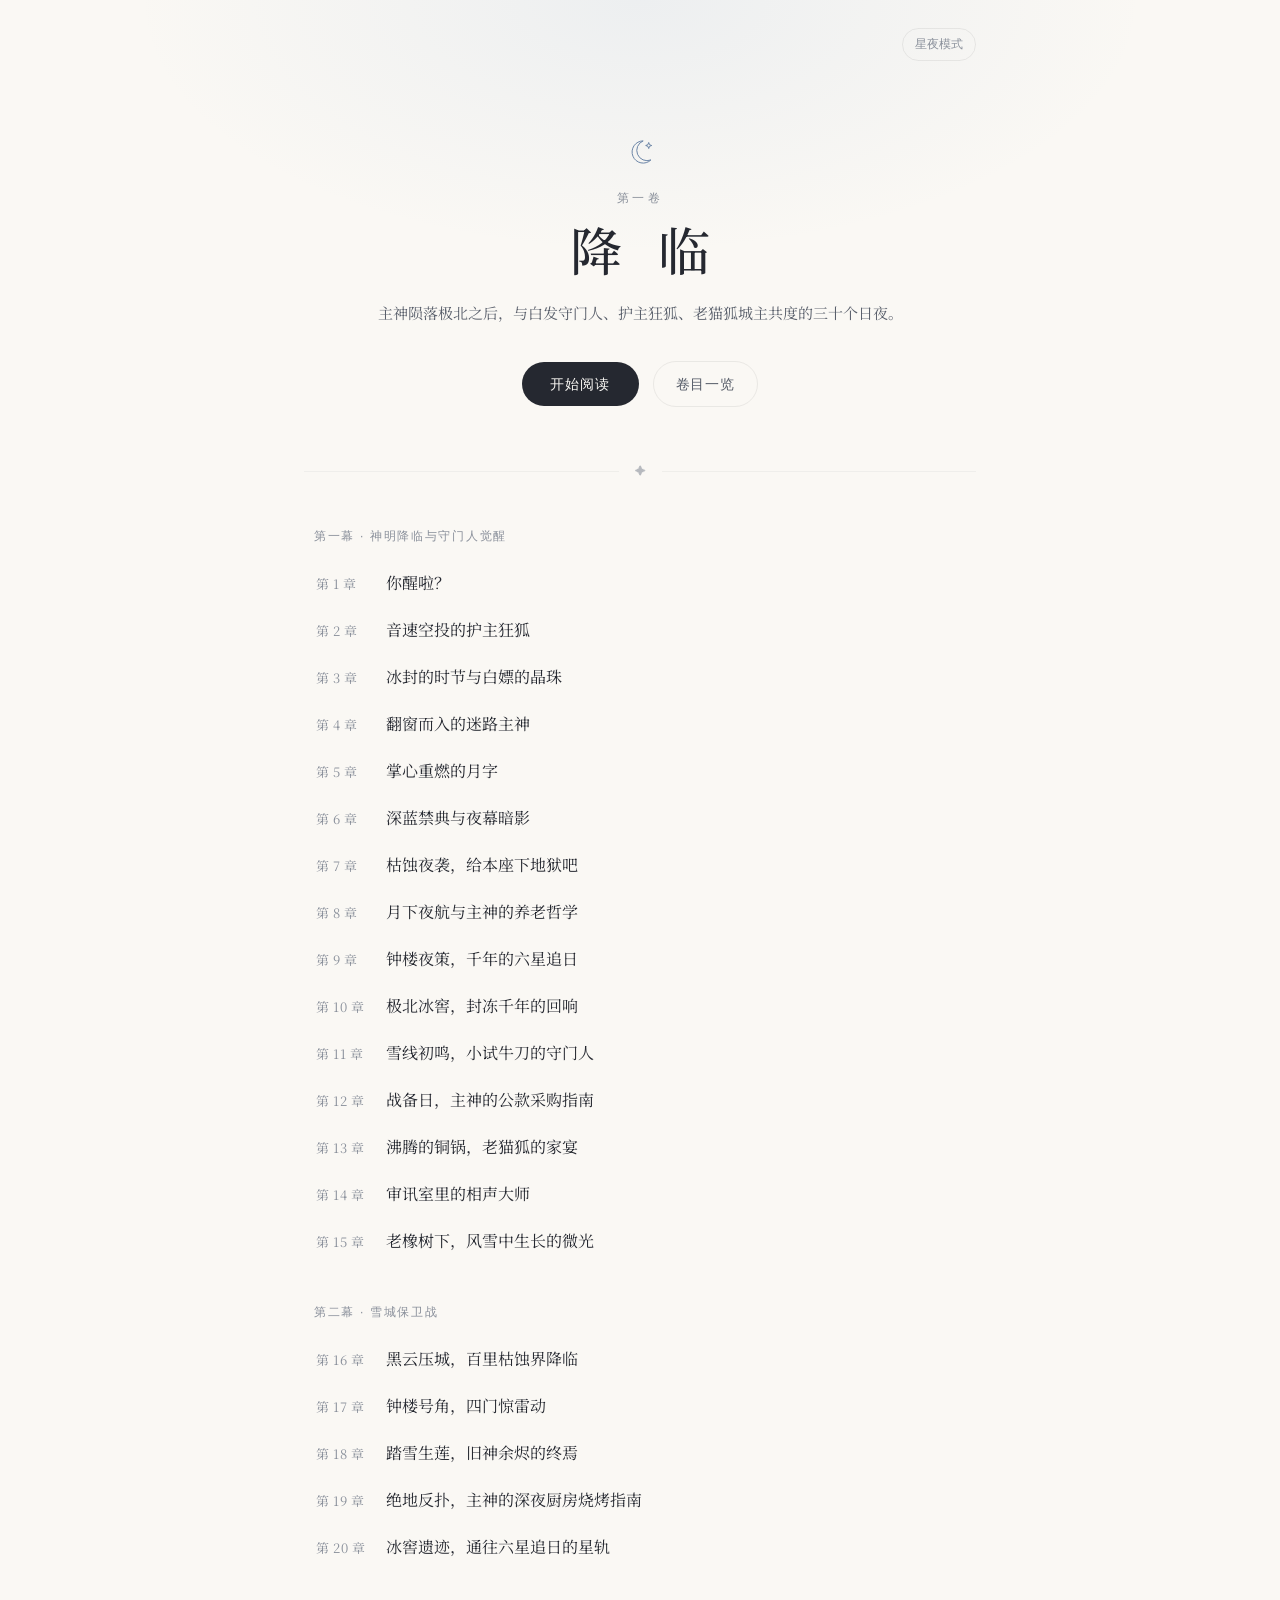
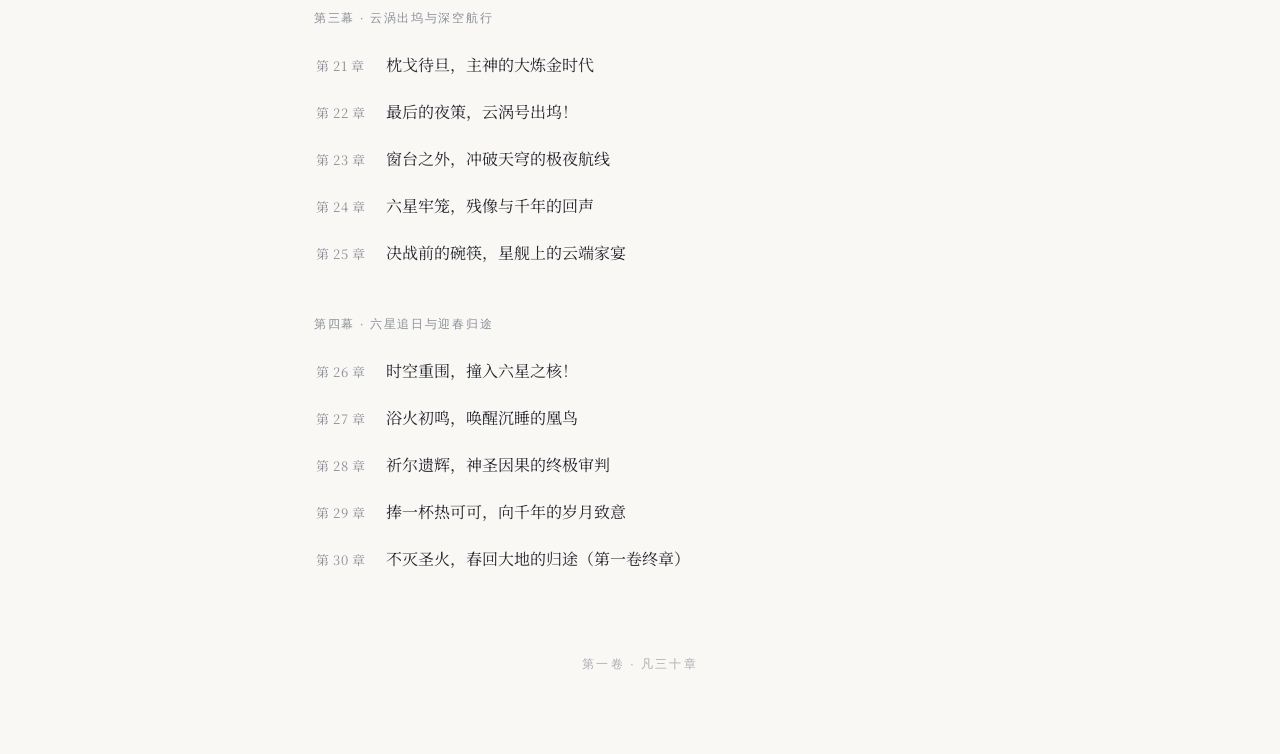
<file: index.html>
<!DOCTYPE html>
<html lang="zh-CN" data-theme="ivory">
<head>
  <meta charset="UTF-8">
  <meta name="viewport" content="width=device-width, initial-scale=1.0">
  <meta name="description" content="《降临》第一卷正文阅读站 —— 主神陨落极北之后，与白发守门人、护主狂狐、老猫狐城主共度的三十个日夜。">
  <title>降临 · 第一卷</title>
  <link rel="icon" type="image/svg+xml" href="/favicon.svg">
  <link rel="preconnect" href="https://fonts.loli.net" crossorigin>
  <link rel="stylesheet" href="https://fonts.loli.net/css2?family=Noto+Serif+SC:wght@400;500;600&display=swap" media="print" onload="this.media='all'">
  <link rel="stylesheet" href="/styles.css">
  <script>
    (function () {
      try {
        var saved = JSON.parse(localStorage.getItem('novel_prefs_v1') || '{}');
        if (saved.theme) document.documentElement.setAttribute('data-theme', saved.theme);
      } catch (e) {}
    })();
  </script>
</head>
<body>
  <div id="reading-progress" aria-hidden="true"></div>

  <!-- Minimal Translucent Top Bar (Shown in Reader View, auto-hides while reading) -->
  <header id="topbar" class="topbar" aria-label="阅读导航">
    <div class="topbar-inner">
      <div class="topbar-left">
        <a href="/" id="nav-home" class="brand-link" title="返回封面与目录">
          <svg class="brand-icon" viewBox="0 0 24 24" fill="none" stroke="currentColor" stroke-width="1.5" aria-hidden="true">
            <path d="M15.5 4.5a7.5 7.5 0 1 0 4 13.8 6.5 6.5 0 0 1-4-13.8z"/>
            <path d="M18 6l.7 1.8L20.5 8.5l-1.8.7L18 11l-.7-1.8-1.8-.7 1.8-.7L18 6z"/>
          </svg>
          <span class="brand-name">降临</span>
        </a>
        <span class="topbar-divider" aria-hidden="true">/</span>
        <span id="topbar-chapter-title" class="topbar-chapter-title"></span>
      </div>
      <div class="topbar-actions">
        <button type="button" id="btn-toc" class="icon-btn" aria-label="打开目录" title="目录">
          <svg viewBox="0 0 24 24" fill="none" stroke="currentColor" stroke-width="1.6" aria-hidden="true">
            <path d="M4 6h16M4 12h16M4 18h10"/>
          </svg>
          <span class="btn-label">目录</span>
        </button>
        <button type="button" id="btn-appearance" class="icon-btn" aria-label="阅读设置" aria-expanded="false" title="排版与主题">
          <span class="aa-glyph">Aa</span>
        </button>
        <button type="button" id="btn-theme-toggle" class="icon-btn" aria-label="切换日夜模式" title="日夜切换">
          <svg class="icon-moon" viewBox="0 0 24 24" fill="none" stroke="currentColor" stroke-width="1.6" aria-hidden="true">
            <path d="M20 14.5A8.5 8.5 0 1 1 9.5 4 7 7 0 0 0 20 14.5z"/>
          </svg>
          <svg class="icon-sun" viewBox="0 0 24 24" fill="none" stroke="currentColor" stroke-width="1.6" aria-hidden="true">
            <circle cx="12" cy="12" r="4"/>
            <path d="M12 2v2M12 20v2M4.93 4.93l1.41 1.41M17.66 17.66l1.41 1.41M2 12h2M20 12h2M4.93 19.07l1.41-1.41M17.66 6.34l1.41-1.41"/>
          </svg>
        </button>
      </div>
    </div>
  </header>

  <!-- Compact Appearance Popover -->
  <div id="appearance-popover" class="popover" role="dialog" aria-label="阅读外观设置" hidden>
    <div class="popover-row">
      <span class="popover-label">纸色</span>
      <div class="theme-pills">
        <button type="button" class="theme-chip" data-theme-choice="ivory">晨曦</button>
        <button type="button" class="theme-chip" data-theme-choice="cocoa">暖茶</button>
        <button type="button" class="theme-chip" data-theme-choice="night">星夜</button>
      </div>
    </div>
    <div class="popover-row">
      <span class="popover-label">字号</span>
      <div class="stepper">
        <button type="button" id="font-dec" aria-label="减小字号">A-</button>
        <span id="font-size-val">18</span>
        <button type="button" id="font-inc" aria-label="增大字号">A+</button>
      </div>
    </div>
    <div class="popover-row">
      <span class="popover-label">字体</span>
      <div class="seg-group">
        <button type="button" class="seg-btn" data-font-choice="serif">宋体</button>
        <button type="button" class="seg-btn" data-font-choice="sans">黑体</button>
      </div>
    </div>
    <div class="popover-row">
      <span class="popover-label">首行缩进</span>
      <button type="button" id="btn-indent" class="toggle-pill" aria-pressed="false">关闭</button>
    </div>
  </div>

  <!-- Home / Cover & Index View -->
  <main id="home-view" class="home-view" hidden>
    <div class="home-ambient" aria-hidden="true"></div>
    <div class="home-shell">
      <div class="home-top-controls">
        <button type="button" id="home-theme-btn" class="quiet-control" aria-label="切换主题">
          <span id="home-theme-text">星夜模式</span>
        </button>
      </div>

      <section class="hero" aria-labelledby="book-title">
        <div class="hero-emblem" aria-hidden="true">
          <svg viewBox="0 0 48 48" fill="none" stroke="currentColor" stroke-width="1.2">
            <path d="M28 10a14 14 0 1 0 9.8 24 11.5 11.5 0 0 1-9.8-24z"/>
            <path d="M35 12l1 2.8 2.8 1-2.8 1-1 2.8-1-2.8-2.8-1 2.8-1 1-2.8z"/>
          </svg>
        </div>
        <p class="hero-volume">第一卷</p>
        <h1 id="book-title" class="hero-title">降 临</h1>
        <p id="book-epigraph" class="hero-epigraph">主神陨落极北之后，与白发守门人、护主狂狐、老猫狐城主共度的三十个日夜。</p>
        <div class="hero-actions">
          <a href="?c=1" id="hero-primary-cta" class="primary-cta">开始阅读</a>
          <a href="#index-section" class="secondary-cta">卷目一览</a>
        </div>
      </section>

      <div class="hairline-rule" aria-hidden="true"><span>✦</span></div>

      <section id="index-section" class="toc-section" aria-label="章节目录">
        <div id="home-toc-container" class="home-toc-container"></div>
      </section>

      <footer class="site-footer">
        <span>第一卷 · 凡三十章</span>
      </footer>
    </div>
  </main>

  <!-- Reader View -->
  <main id="reader-view" class="reader-view" hidden>
    <article class="article-container" id="article-container">
      <header class="chapter-header">
        <p id="chapter-kicker" class="chapter-kicker"></p>
        <h1 id="chapter-heading" class="chapter-heading"></h1>
        <div class="chapter-divider" aria-hidden="true"></div>
      </header>

      <div id="chapter-body" class="chapter-body"></div>

      <nav class="chapter-footer-nav" aria-label="章节翻页">
        <div class="scene-break footer-ornament" aria-hidden="true"><span>✦</span></div>
        <div id="footer-next-card" class="footer-next-wrap"></div>
        <div class="footer-links">
          <a href="#" id="footer-prev" class="footer-link">上一章</a>
          <a href="/" id="footer-toc" class="footer-link">返回目录</a>
          <a href="#" id="footer-next" class="footer-link">下一章</a>
        </div>
      </nav>
    </article>
  </main>

  <!-- Slide-over TOC Drawer -->
  <div id="drawer-backdrop" class="drawer-backdrop" hidden></div>
  <aside id="toc-drawer" class="toc-drawer" aria-label="全卷目录" hidden>
    <div class="drawer-header">
      <div>
        <span class="drawer-kicker">第一卷</span>
        <h2 class="drawer-title">降 临</h2>
      </div>
      <button type="button" id="btn-close-drawer" class="close-btn" aria-label="关闭目录">
        <svg viewBox="0 0 24 24" fill="none" stroke="currentColor" stroke-width="1.6">
          <path d="M18 6L6 18M6 6l12 12"/>
        </svg>
      </button>
    </div>
    <div id="drawer-toc-list" class="drawer-list"></div>
  </aside>

  <script src="/app.js" defer></script>
</body>
</html>
</file>
<file: styles.css>
/* ==========================================================================
   《降临》极简文学阅读站样式
   原则：温润克制、呼吸留白、正文为绝对主角
   ========================================================================== */

:root {
  --font-serif: "Noto Serif SC", "Source Han Serif CN", "Songti SC", "STSong", "NSimSun", "PingFang SC", "Microsoft YaHei", serif;
  --font-sans: -apple-system, BlinkMacSystemFont, "PingFang SC", "Hiragino Sans GB", "Microsoft YaHei", "Segoe UI", sans-serif;
  --reader-font: var(--font-serif);
  --reader-size: 18px;
  --reader-line: 1.92;

  /* Default Theme: Ivory (晨曦纸页) */
  --bg: #faf8f4;
  --bg-elevated: #f3efe7;
  --bg-glass: rgba(250, 248, 244, 0.86);
  --bg-hover: rgba(36, 40, 48, 0.045);
  --text: #252830;
  --text-secondary: #585e6a;
  --text-muted: #8a909b;
  --accent: #4c6c96;
  --accent-soft: rgba(76, 108, 150, 0.1);
  --border: rgba(37, 40, 48, 0.08);
  --shadow: 0 12px 36px rgba(24, 28, 36, 0.08);
  --glow: radial-gradient(720px 360px at 50% 0%, rgba(130, 165, 210, 0.11), transparent 70%);
}

html[data-theme="cocoa"] {
  --bg: #f3eadb;
  --bg-elevated: #eae0ce;
  --bg-glass: rgba(243, 234, 219, 0.88);
  --bg-hover: rgba(56, 42, 30, 0.055);
  --text: #352b22;
  --text-secondary: #635345;
  --text-muted: #928171;
  --accent: #945d36;
  --accent-soft: rgba(148, 93, 54, 0.11);
  --border: rgba(53, 43, 34, 0.09);
  --shadow: 0 12px 36px rgba(45, 32, 18, 0.09);
  --glow: radial-gradient(720px 360px at 50% 0%, rgba(180, 125, 76, 0.1), transparent 70%);
}

html[data-theme="night"] {
  --bg: #10141c;
  --bg-elevated: #171d28;
  --bg-glass: rgba(16, 20, 28, 0.84);
  --bg-hover: rgba(215, 224, 238, 0.055);
  --text: #d3dbe6;
  --text-secondary: #9aa5b6;
  --text-muted: #677285;
  --accent: #88aedb;
  --accent-soft: rgba(136, 174, 219, 0.12);
  --border: rgba(211, 219, 230, 0.085);
  --shadow: 0 16px 44px rgba(0, 0, 0, 0.42);
  --glow: radial-gradient(760px 380px at 50% 0%, rgba(110, 152, 212, 0.12), transparent 70%);
}

*, *::before, *::after {
  box-sizing: border-box;
}

html {
  scroll-behavior: smooth;
  -webkit-font-smoothing: antialiased;
  -moz-osx-font-smoothing: grayscale;
  background-color: var(--bg);
}

body {
  margin: 0;
  padding: 0;
  background-color: var(--bg);
  color: var(--text);
  font-family: var(--font-sans);
  line-height: 1.6;
  transition: background-color 0.25s ease, color 0.25s ease;
  min-height: 100vh;
  overflow-x: hidden;
}

a {
  color: inherit;
  text-decoration: none;
}

button {
  font: inherit;
  color: inherit;
  background: none;
  border: none;
  cursor: pointer;
  padding: 0;
}

[hidden] {
  display: none !important;
}

/* Reading Progress Bar */
#reading-progress {
  position: fixed;
  top: 0;
  left: 0;
  width: 0%;
  height: 2px;
  background: var(--accent);
  opacity: 0.72;
  z-index: 40;
  transition: width 0.08s linear;
  pointer-events: none;
}

/* ==========================================================================
   Top Translucent Bar (Reader Mode)
   ========================================================================== */

.topbar {
  position: fixed;
  top: 0;
  left: 0;
  right: 0;
  height: 54px;
  z-index: 25;
  background: var(--bg-glass);
  backdrop-filter: blur(14px);
  -webkit-backdrop-filter: blur(14px);
  border-bottom: 1px solid var(--border);
  transition: transform 0.28s ease, opacity 0.28s ease, background-color 0.25s ease;
}

.topbar.is-hidden {
  transform: translateY(-100%);
  opacity: 0;
  pointer-events: none;
}

.topbar-inner {
  max-width: 1040px;
  height: 100%;
  margin: 0 auto;
  padding: 0 20px;
  display: flex;
  align-items: center;
  justify-content: space-between;
  gap: 16px;
}

.topbar-left {
  display: flex;
  align-items: center;
  gap: 10px;
  min-width: 0;
}

.brand-link {
  display: inline-flex;
  align-items: center;
  gap: 7px;
  font-family: var(--font-serif);
  font-weight: 600;
  font-size: 15px;
  letter-spacing: 0.08em;
  color: var(--text);
  white-space: nowrap;
  padding: 5px 8px;
  margin-left: -8px;
  border-radius: 8px;
  transition: background-color 0.2s;
}

.brand-link:hover {
  background-color: var(--bg-hover);
}

.brand-icon {
  width: 17px;
  height: 17px;
  color: var(--accent);
}

.topbar-divider {
  color: var(--text-muted);
  opacity: 0.5;
  font-size: 13px;
}

.topbar-chapter-title {
  font-size: 13px;
  color: var(--text-secondary);
  white-space: nowrap;
  overflow: hidden;
  text-overflow: ellipsis;
}

.topbar-actions {
  display: flex;
  align-items: center;
  gap: 4px;
  flex-shrink: 0;
}

.icon-btn {
  display: inline-flex;
  align-items: center;
  gap: 6px;
  height: 34px;
  padding: 0 10px;
  border-radius: 8px;
  font-size: 13px;
  color: var(--text-secondary);
  transition: background-color 0.2s, color 0.2s;
}

.icon-btn:hover {
  background-color: var(--bg-hover);
  color: var(--text);
}

.icon-btn svg {
  width: 16px;
  height: 16px;
}

.aa-glyph {
  font-family: var(--font-serif);
  font-size: 14px;
  font-weight: 500;
  letter-spacing: 0.02em;
}

html[data-theme="night"] .icon-moon,
html:not([data-theme="night"]) .icon-sun {
  display: none;
}

/* ==========================================================================
   Appearance Popover
   ========================================================================== */

.popover {
  position: fixed;
  top: 62px;
  right: max(16px, calc((100vw - 1040px) / 2 + 20px));
  width: 268px;
  padding: 16px;
  border-radius: 14px;
  background: var(--bg-elevated);
  border: 1px solid var(--border);
  box-shadow: var(--shadow);
  z-index: 35;
  display: flex;
  flex-direction: column;
  gap: 14px;
}

.popover-row {
  display: flex;
  align-items: center;
  justify-content: space-between;
  gap: 12px;
}

.popover-label {
  font-size: 12px;
  color: var(--text-muted);
  letter-spacing: 0.04em;
}

.theme-pills,
.seg-group {
  display: flex;
  gap: 6px;
}

.theme-chip,
.seg-btn,
.toggle-pill {
  padding: 5px 10px;
  font-size: 12px;
  border-radius: 7px;
  border: 1px solid var(--border);
  color: var(--text-secondary);
  background: var(--bg);
  transition: all 0.18s ease;
}

.theme-chip.is-active,
.seg-btn.is-active,
.toggle-pill[aria-pressed="true"] {
  border-color: var(--accent);
  color: var(--accent);
  background: var(--accent-soft);
}

.stepper {
  display: inline-flex;
  align-items: center;
  gap: 10px;
  background: var(--bg);
  border: 1px solid var(--border);
  border-radius: 8px;
  padding: 2px 6px;
}

.stepper button {
  width: 26px;
  height: 26px;
  font-size: 12px;
  color: var(--text-secondary);
  border-radius: 5px;
}

.stepper button:hover {
  background: var(--bg-hover);
  color: var(--text);
}

#font-size-val {
  font-size: 12px;
  min-width: 20px;
  text-align: center;
  color: var(--text);
}

/* ==========================================================================
   Home / Cover & Index View (Minimalist, Airy, Calm)
   ========================================================================== */

.home-view {
  position: relative;
  min-height: 100vh;
}

.home-ambient {
  position: absolute;
  inset: 0 0 auto 0;
  height: 460px;
  background: var(--glow);
  pointer-events: none;
}

.home-shell {
  position: relative;
  max-width: 720px;
  margin: 0 auto;
  padding: 28px 24px 80px;
}

.home-top-controls {
  display: flex;
  justify-content: flex-end;
  margin-bottom: clamp(44px, 8vh, 88px);
}

.quiet-control {
  font-size: 12px;
  color: var(--text-muted);
  padding: 6px 12px;
  border-radius: 999px;
  border: 1px solid var(--border);
  transition: color 0.2s, border-color 0.2s, background-color 0.2s;
}

.quiet-control:hover {
  color: var(--text);
  border-color: var(--text-muted);
  background-color: var(--bg-hover);
}

.hero {
  text-align: center;
  padding-bottom: 44px;
}

.hero-emblem {
  width: 38px;
  height: 38px;
  margin: 0 auto 18px;
  color: var(--accent);
  opacity: 0.85;
}

.hero-volume {
  margin: 0 0 10px;
  font-size: 12px;
  letter-spacing: 0.3em;
  color: var(--text-muted);
}

.hero-title {
  margin: 0 0 18px;
  font-family: var(--font-serif);
  font-size: clamp(36px, 6vw, 52px);
  font-weight: 500;
  letter-spacing: 0.22em;
  padding-left: 0.22em;
  line-height: 1.2;
}

.hero-epigraph {
  margin: 0 auto 34px;
  max-width: 560px;
  font-family: var(--font-serif);
  font-size: 15px;
  line-height: 1.85;
  color: var(--text-secondary);
}

.hero-actions {
  display: inline-flex;
  align-items: center;
  gap: 14px;
  flex-wrap: wrap;
  justify-content: center;
}

.primary-cta {
  display: inline-flex;
  align-items: center;
  justify-content: center;
  padding: 11px 28px;
  border-radius: 999px;
  background: var(--text);
  color: var(--bg);
  font-size: 14px;
  letter-spacing: 0.08em;
  transition: opacity 0.2s, transform 0.2s;
}

.primary-cta:hover {
  opacity: 0.88;
  transform: translateY(-1px);
}

.secondary-cta {
  display: inline-flex;
  align-items: center;
  justify-content: center;
  padding: 11px 22px;
  border-radius: 999px;
  border: 1px solid var(--border);
  font-size: 14px;
  letter-spacing: 0.06em;
  color: var(--text-secondary);
  transition: background-color 0.2s, color 0.2s;
}

.secondary-cta:hover {
  background-color: var(--bg-hover);
  color: var(--text);
}

.hairline-rule {
  display: flex;
  align-items: center;
  justify-content: center;
  gap: 16px;
  margin: 12px 0 46px;
  color: var(--text-muted);
  font-size: 11px;
  opacity: 0.6;
}

.hairline-rule::before,
.hairline-rule::after {
  content: "";
  height: 1px;
  flex: 1;
  background: var(--border);
}

/* Home TOC List */
.home-toc-container {
  display: flex;
  flex-direction: column;
  gap: 38px;
}

.stage-group-title {
  margin: 0 0 14px;
  font-size: 12px;
  font-weight: 500;
  letter-spacing: 0.14em;
  color: var(--text-muted);
  padding-left: 10px;
}

.stage-chapters {
  display: flex;
  flex-direction: column;
}

.toc-row {
  display: flex;
  align-items: baseline;
  gap: 18px;
  padding: 11px 12px;
  border-radius: 10px;
  border-bottom: 1px solid transparent;
  transition: background-color 0.16s ease, color 0.16s ease;
}

.toc-row:hover {
  background-color: var(--bg-hover);
}

.toc-row-num {
  font-family: var(--font-serif);
  font-size: 13px;
  color: var(--text-muted);
  min-width: 52px;
  flex-shrink: 0;
  letter-spacing: 0.04em;
}

.toc-row-title {
  font-family: var(--font-serif);
  font-size: 16px;
  color: var(--text);
  line-height: 1.5;
  flex: 1;
}

.toc-row-mark {
  font-size: 11px;
  color: var(--accent);
  flex-shrink: 0;
}

.site-footer {
  margin-top: 72px;
  text-align: center;
  font-size: 12px;
  letter-spacing: 0.18em;
  color: var(--text-muted);
  opacity: 0.7;
}

/* ==========================================================================
   Reader View (Prose-First Sanctuary)
   ========================================================================== */

.reader-view {
  padding-top: 54px;
  min-height: 100vh;
}

.article-container {
  max-width: 710px;
  margin: 0 auto;
  padding: clamp(42px, 7vh, 76px) 24px 96px;
}

.chapter-header {
  text-align: center;
  margin-bottom: 48px;
}

.chapter-kicker {
  margin: 0 0 12px;
  font-size: 12px;
  letter-spacing: 0.24em;
  color: var(--text-muted);
}

.chapter-heading {
  margin: 0;
  font-family: var(--font-serif);
  font-size: clamp(24px, 4vw, 32px);
  font-weight: 500;
  line-height: 1.45;
  letter-spacing: 0.04em;
  color: var(--text);
}

.chapter-divider {
  width: 40px;
  height: 1px;
  background: var(--border);
  margin: 28px auto 0;
}

.chapter-body {
  font-family: var(--reader-font);
  font-size: var(--reader-size);
  line-height: var(--reader-line);
  letter-spacing: 0.015em;
  color: var(--text);
  text-align: left;
  word-break: break-word;
}

.chapter-body p {
  margin: 0 0 1.25em;
}

.chapter-body.use-indent p {
  text-indent: 2em;
  margin-bottom: 0.85em;
}

.chapter-body strong {
  font-weight: 600;
}

.chapter-body blockquote {
  margin: 1.6em 0;
  padding: 0.2em 0 0.2em 1.2em;
  border-left: 2px solid var(--border);
  color: var(--text-secondary);
}

.chapter-body blockquote p {
  margin: 0;
  text-indent: 0 !important;
}

.scene-title {
  margin: 2.4em 0 1.3em;
  font-family: var(--font-serif);
  font-size: 0.92em;
  font-weight: 500;
  letter-spacing: 0.1em;
  color: var(--text-muted);
  text-align: center;
}

.scene-break {
  display: flex;
  align-items: center;
  justify-content: center;
  gap: 18px;
  margin: 2.2em auto;
  max-width: 180px;
  color: var(--text-muted);
  font-size: 10px;
  opacity: 0.55;
}

.scene-break::before,
.scene-break::after {
  content: "";
  height: 1px;
  flex: 1;
  background: var(--border);
}

/* Chapter Footer Navigation */
.chapter-footer-nav {
  margin-top: 68px;
}

.footer-ornament {
  margin-bottom: 36px;
}

.footer-next-wrap {
  margin-bottom: 26px;
}

.next-card {
  display: flex;
  flex-direction: column;
  align-items: center;
  text-align: center;
  padding: 22px 20px;
  border-radius: 14px;
  border: 1px solid var(--border);
  background: var(--bg-elevated);
  transition: border-color 0.2s, transform 0.2s;
}

.next-card:hover {
  border-color: var(--accent);
  transform: translateY(-1px);
}

.next-card-label {
  font-size: 11px;
  letter-spacing: 0.2em;
  color: var(--text-muted);
  margin-bottom: 6px;
}

.next-card-title {
  font-family: var(--font-serif);
  font-size: 17px;
  color: var(--text);
}

.end-note {
  text-align: center;
  padding: 18px;
  font-family: var(--font-serif);
  font-size: 15px;
  color: var(--text-muted);
  letter-spacing: 0.08em;
}

.footer-links {
  display: flex;
  align-items: center;
  justify-content: space-between;
  gap: 12px;
}

.footer-link {
  font-size: 13px;
  color: var(--text-secondary);
  padding: 8px 14px;
  border-radius: 8px;
  transition: background-color 0.2s, color 0.2s;
}

.footer-link:hover:not(.is-disabled) {
  background-color: var(--bg-hover);
  color: var(--text);
}

.footer-link.is-disabled {
  opacity: 0.35;
  pointer-events: none;
}

/* ==========================================================================
   Slide-over TOC Drawer
   ========================================================================== */

.drawer-backdrop {
  position: fixed;
  inset: 0;
  background: rgba(8, 11, 17, 0.45);
  backdrop-filter: blur(2px);
  z-index: 45;
}

.toc-drawer {
  position: fixed;
  top: 0;
  right: 0;
  bottom: 0;
  width: min(360px, 88vw);
  background: var(--bg);
  border-left: 1px solid var(--border);
  z-index: 50;
  display: flex;
  flex-direction: column;
  box-shadow: var(--shadow);
}

.drawer-header {
  display: flex;
  align-items: center;
  justify-content: space-between;
  padding: 18px 20px;
  border-bottom: 1px solid var(--border);
}

.drawer-kicker {
  display: block;
  font-size: 11px;
  letter-spacing: 0.18em;
  color: var(--text-muted);
}

.drawer-title {
  margin: 2px 0 0;
  font-family: var(--font-serif);
  font-size: 18px;
  font-weight: 500;
  letter-spacing: 0.12em;
}

.close-btn {
  width: 32px;
  height: 32px;
  display: inline-flex;
  align-items: center;
  justify-content: center;
  border-radius: 8px;
  color: var(--text-secondary);
}

.close-btn:hover {
  background-color: var(--bg-hover);
  color: var(--text);
}

.close-btn svg {
  width: 18px;
  height: 18px;
}

.drawer-list {
  flex: 1;
  overflow-y: auto;
  padding: 16px 14px 36px;
}

.drawer-stage-label {
  margin: 18px 10px 8px;
  font-size: 11px;
  letter-spacing: 0.12em;
  color: var(--text-muted);
}

.drawer-stage-label:first-child {
  margin-top: 4px;
}

.drawer-item {
  display: flex;
  align-items: baseline;
  gap: 10px;
  padding: 9px 10px;
  border-radius: 8px;
  font-size: 14px;
  line-height: 1.45;
  color: var(--text-secondary);
  transition: background-color 0.15s, color 0.15s;
}

.drawer-item:hover {
  background-color: var(--bg-hover);
  color: var(--text);
}

.drawer-item.is-active {
  background-color: var(--accent-soft);
  color: var(--accent);
  font-weight: 500;
}

.drawer-item-num {
  font-family: var(--font-serif);
  font-size: 12px;
  opacity: 0.72;
  min-width: 42px;
  flex-shrink: 0;
}

.drawer-item-title {
  font-family: var(--font-serif);
}

@media (max-width: 640px) {
  .topbar-inner {
    padding: 0 14px;
  }
  .btn-label {
    display: none;
  }
  .topbar-chapter-title {
    font-size: 12px;
  }
  .article-container {
    padding: 34px 20px 84px;
  }
  .toc-row {
    gap: 12px;
    padding: 10px 8px;
  }
  .toc-row-num {
    min-width: 44px;
    font-size: 12px;
  }
  .toc-row-title {
    font-size: 15px;
  }
}
</file>
